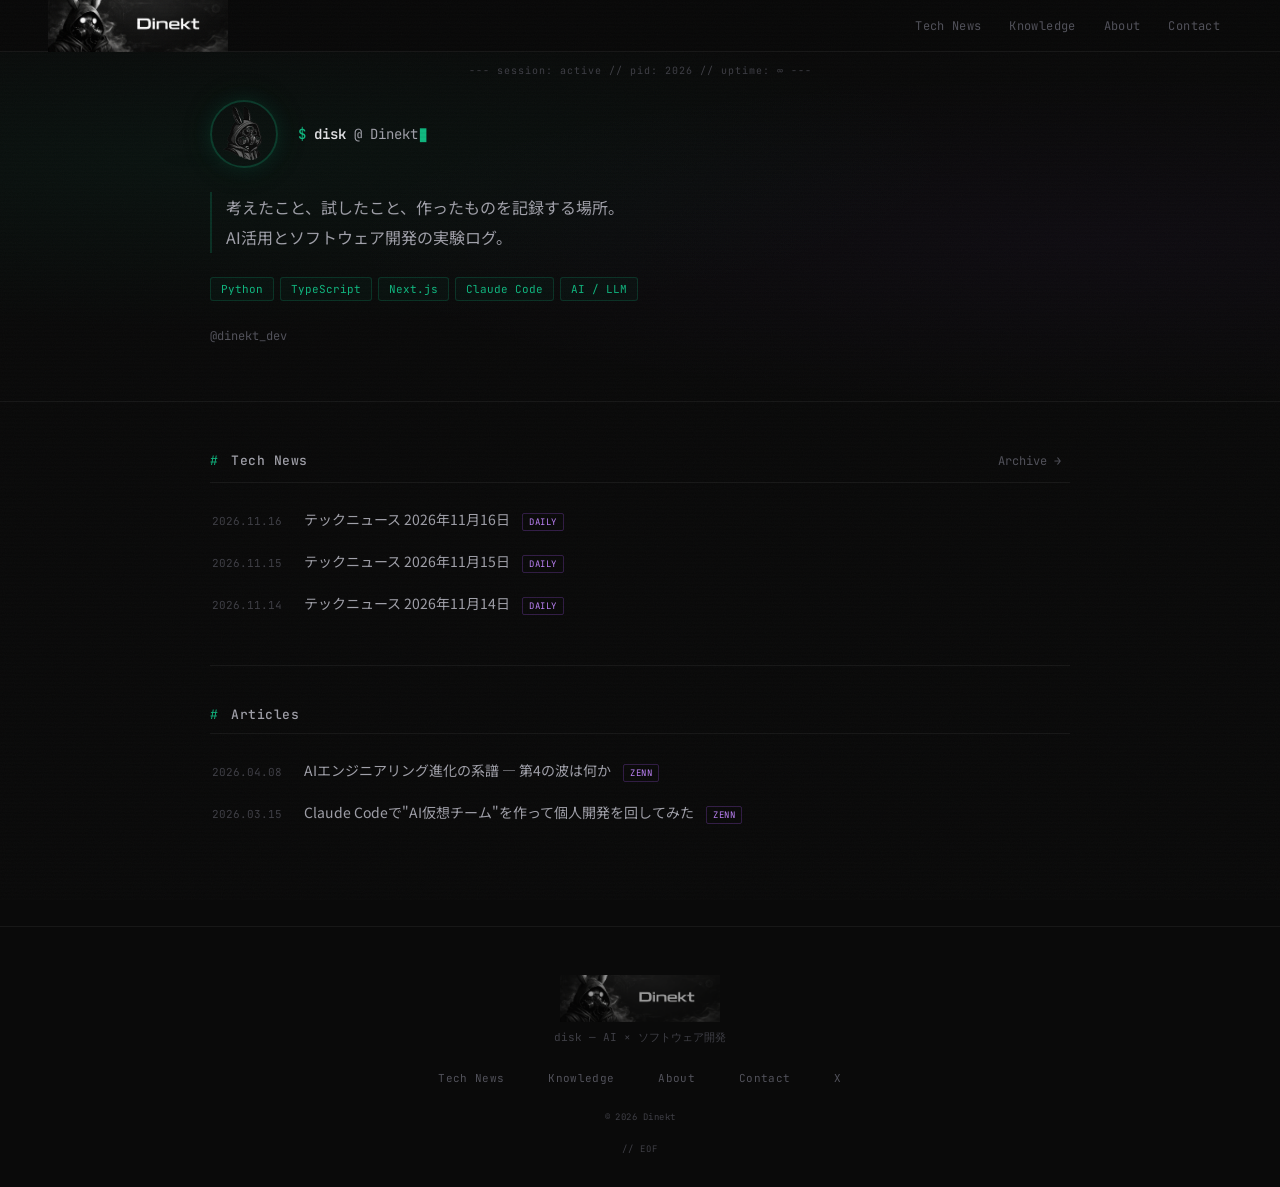
<file: index.html>
<!DOCTYPE html>
<html lang="ja">
<head>
<meta charset="UTF-8">
<meta name="viewport" content="width=device-width, initial-scale=1.0">
<title>Dinekt — disk | AI × ソフトウェア開発の実験ログ</title>
<meta name="description" content="disk（Dinekt）— AI活用とソフトウェア開発について、考えたこと・試したこと・作ったものを記録しています。">
<meta property="og:title" content="Dinekt — disk | AI × ソフトウェア開発の実験ログ">
<meta property="og:description" content="AI活用とソフトウェア開発の実験ログ。考えたこと、試したこと、作ったもの。">
<meta property="og:type" content="website">
<meta property="og:url" content="https://dinekt.com/">
<link rel="canonical" href="https://dinekt.com/">
<link rel="sitemap" type="application/xml" href="/sitemap.xml">
<meta name="robots" content="index, follow">
<meta property="og:image" content="https://dinekt.com/assets/banner.png">
<meta property="og:locale" content="ja_JP">
<meta property="og:site_name" content="Dinekt">
<meta name="twitter:card" content="summary_large_image">
<meta name="twitter:site" content="@dinekt_dev">
<meta name="twitter:title" content="Dinekt — disk | AI × ソフトウェア開発の実験ログ">
<meta name="twitter:description" content="AI活用とソフトウェア開発の実験ログ。考えたこと、試したこと、作ったもの。">
<meta name="twitter:image" content="https://dinekt.com/assets/banner.png">
<link rel="icon" type="image/png" href="assets/icon.png">
<link rel="preconnect" href="https://fonts.googleapis.com">
<link href="https://fonts.googleapis.com/css2?family=Outfit:wght@300;400;500;600;700;800&family=Noto+Sans+JP:wght@300;400;500;600;700&family=JetBrains+Mono:wght@300;400;500&display=swap" rel="stylesheet">
<link rel="stylesheet" href="css/style.css">
</head>
<body>

<!-- ===== HEADER ===== -->
<header id="header" class="scrolled">
  <a href="#" class="logo"><img src="assets/banner.png" alt="Dinekt" class="logo-img"></a>
  <nav id="nav">
    <a href="tech-news.html">Tech News</a>
    <a href="https://dinekt.github.io/dinekt-wiki/" target="_blank" rel="noopener">Knowledge</a>
    <a href="about.html">About</a>
    <a href="contact.html">Contact</a>
  </nav>
  <div class="hamburger" id="hamburger">
    <span></span><span></span><span></span>
  </div>
</header>

<!-- Mobile menu overlay -->
<div class="mobile-menu" id="mobile-menu">
  <nav class="mobile-nav">
    <a href="tech-news.html">Tech News</a>
    <a href="https://dinekt.github.io/dinekt-wiki/" target="_blank" rel="noopener">Knowledge</a>
    <a href="about.html">About</a>
    <a href="contact.html">Contact</a>
  </nav>
</div>

<!-- ===== HERO (compact, journal style) ===== -->
<section class="journal-hero">
  <div class="journal-hero-inner">
    <div class="journal-hero-profile">
      <img src="assets/icon.png" alt="disk" class="hero-logo">
      <div class="journal-hero-meta">
        <span class="journal-prompt">$</span>
        <span class="journal-typing"><strong>disk</strong> @ Dinekt</span>
      </div>
    </div>
    <p class="journal-hero-desc">
      考えたこと、試したこと、作ったものを記録する場所。<br>
      AI活用とソフトウェア開発の実験ログ。
    </p>
    <div class="journal-tags">
      <span>Python</span>
      <span>TypeScript</span>
      <span>Next.js</span>
      <span>Claude Code</span>
      <span>AI / LLM</span>
    </div>
    <div class="journal-social">
      <a href="https://x.com/dinekt_dev" target="_blank" rel="noopener" class="social-link">@dinekt_dev <span class="social-arrow">&rarr;</span></a>
    </div>
  </div>
</section>

<!-- ===== FEED ===== -->
<main class="feed">
  <div class="feed-inner">

    <!-- Section: Tech News -->
    <section class="feed-section">
      <div class="feed-section-header">
        <h2><span class="feed-hash">#</span> Tech News</h2>
        <a href="tech-news.html" class="feed-more">Archive &rarr;</a>
      </div>
      <div class="feed-list" id="tech-news-feed">
        <p class="feed-muted" style="padding: 12px;">読み込み中...</p>
      </div>
    </section>

    <!-- Divider -->
    <hr class="feed-divider">

    <!-- Section: Articles -->
    <section class="feed-section">
      <div class="feed-section-header">
        <h2><span class="feed-hash">#</span> Articles</h2>
      </div>
      <div class="feed-list">
        <a href="https://zenn.dev/dinekt/articles/ai-engineering-evolution-authority" class="feed-item" target="_blank" rel="noopener">
          <time>2026.04.08</time>
          <div class="feed-item-body">
            <p class="feed-item-title">AIエンジニアリング進化の系譜 — 第4の波は何か</p>
            <span class="feed-item-tag">Zenn</span>
          </div>
        </a>
        <a href="https://zenn.dev/dinekt/articles/ai-virtual-team-with-claude-code" class="feed-item" target="_blank" rel="noopener">
          <time>2026.03.15</time>
          <div class="feed-item-body">
            <p class="feed-item-title">Claude Codeで"AI仮想チーム"を作って個人開発を回してみた</p>
            <span class="feed-item-tag">Zenn</span>
          </div>
        </a>
      </div>
    </section>

    <!-- Projects: 準備ができたら追加 -->

  </div>
</main>

<!-- ===== FOOTER ===== -->
<footer>
  <div class="footer-inner">
    <div class="footer-left">
      <a href="#" class="footer-logo"><img src="assets/banner.png" alt="Dinekt" class="footer-logo-img"></a>
      <p class="footer-tagline">disk — AI × ソフトウェア開発</p>
    </div>
    <nav class="footer-nav">
      <a href="tech-news.html">Tech News</a>
    <a href="https://dinekt.github.io/dinekt-wiki/" target="_blank" rel="noopener">Knowledge</a>
      <a href="about.html">About</a>
      <a href="contact.html">Contact</a>
      <a href="https://x.com/dinekt_dev" target="_blank" rel="noopener">X</a>
    </nav>
    <p class="footer-copy">&copy; 2026 Dinekt</p>
  </div>
</footer>

<script type="application/ld+json">
{
  "@context": "https://schema.org",
  "@type": "Person",
  "name": "disk",
  "url": "https://dinekt.com",
  "jobTitle": "ソフトウェア開発者 / AIエンジニア",
  "knowsAbout": ["AI", "LLM", "Python", "TypeScript", "ソフトウェア開発"],
  "sameAs": [
    "https://x.com/dinekt_dev",
    "https://zenn.dev/dinekt"
  ],
  "brand": {
    "@type": "Brand",
    "name": "Dinekt"
  }
}
</script>
<script src="js/main.js"></script>
<script src="js/home-news.js"></script>
</body>
</html>
</file>
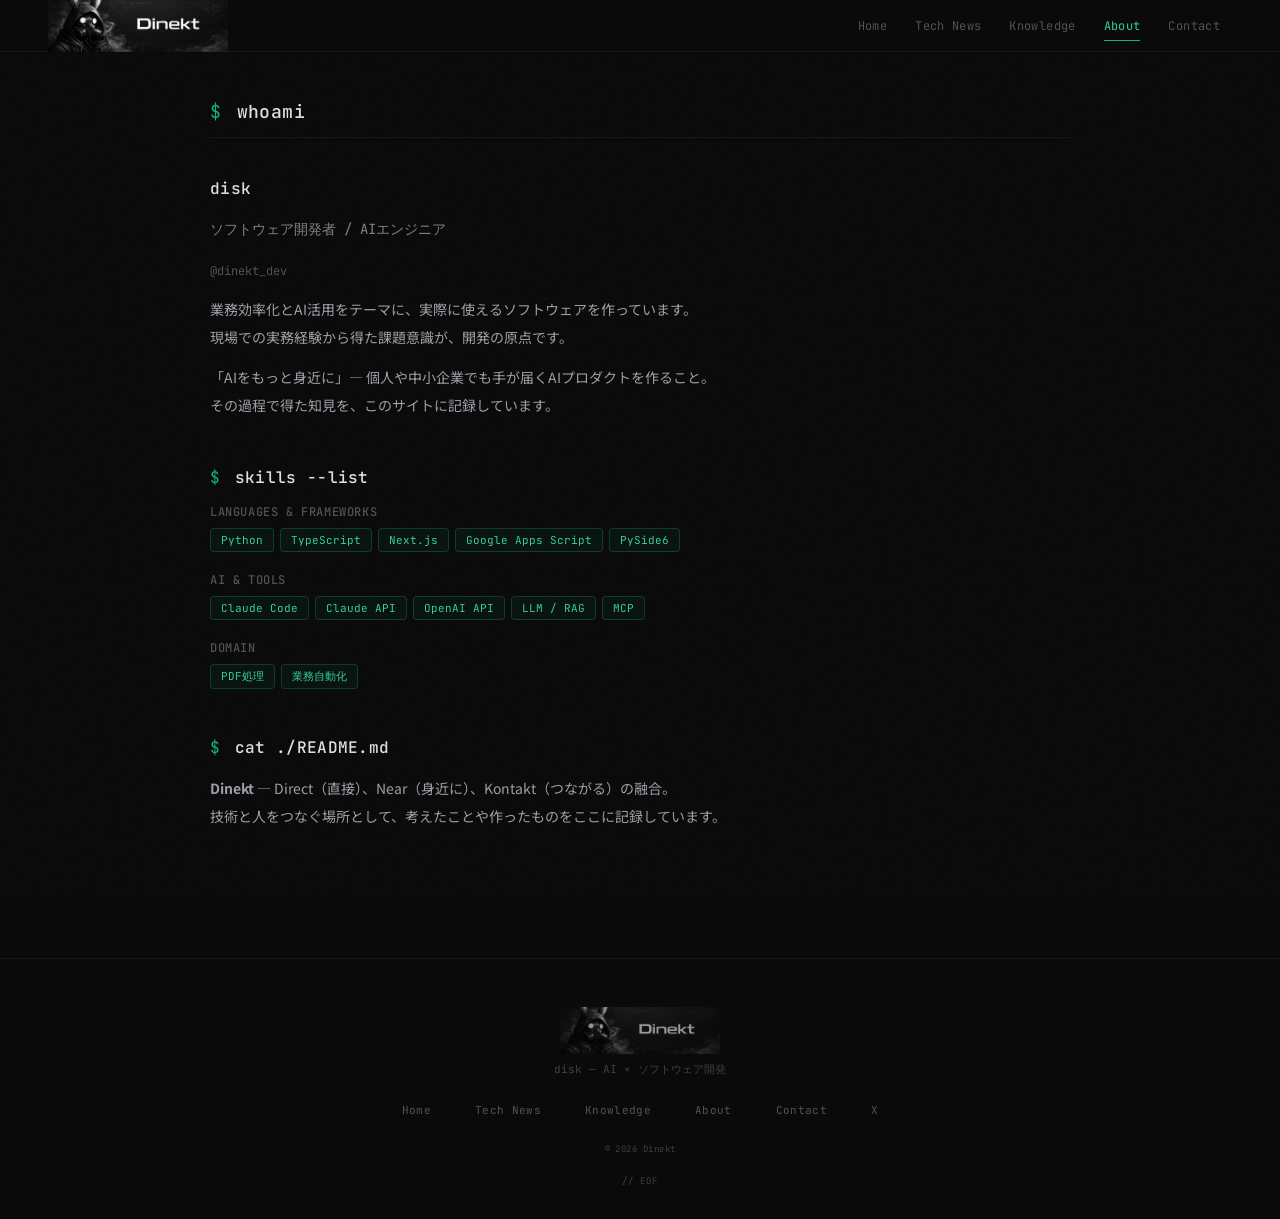
<file: about.html>
<!DOCTYPE html>
<html lang="ja">
<head>
<meta charset="UTF-8">
<meta name="viewport" content="width=device-width, initial-scale=1.0">
<title>About — Dinekt</title>
<meta name="description" content="disk（Dinekt）について。個人開発者・AIエンジニアとしての経歴とスキルセット。">
<link rel="canonical" href="https://dinekt.com/about.html">
<link rel="sitemap" type="application/xml" href="/sitemap.xml">
<meta name="robots" content="index, follow">
<meta property="og:title" content="About — Dinekt">
<meta property="og:description" content="個人開発者disk（Dinekt）について。">
<meta property="og:locale" content="ja_JP">
<meta property="og:site_name" content="Dinekt">
<meta property="og:image" content="https://dinekt.com/assets/banner.png">
<meta name="twitter:card" content="summary_large_image">
<meta name="twitter:site" content="@dinekt_dev">
<meta name="twitter:image" content="https://dinekt.com/assets/banner.png">
<link rel="icon" type="image/png" href="assets/icon.png">
<link rel="preconnect" href="https://fonts.googleapis.com">
<link href="https://fonts.googleapis.com/css2?family=Outfit:wght@300;400;500;600;700;800&family=Noto+Sans+JP:wght@300;400;500;600;700&family=JetBrains+Mono:wght@300;400;500&display=swap" rel="stylesheet">
<link rel="stylesheet" href="css/style.css">
</head>
<body>

<header id="header" class="scrolled">
  <a href="index.html" class="logo"><img src="assets/banner.png" alt="Dinekt" class="logo-img"></a>
  <nav id="nav">
    <a href="index.html">Home</a>
    <a href="tech-news.html">Tech News</a>
    <a href="https://dinekt.github.io/dinekt-wiki/" target="_blank" rel="noopener">Knowledge</a>
    <a href="about.html" class="nav-active">About</a>
    <a href="contact.html">Contact</a>
  </nav>
  <div class="hamburger" id="hamburger">
    <span></span><span></span><span></span>
  </div>
</header>

<div class="mobile-menu" id="mobile-menu">
  <nav class="mobile-nav">
    <a href="index.html">Home</a>
    <a href="tech-news.html">Tech News</a>
    <a href="https://dinekt.github.io/dinekt-wiki/" target="_blank" rel="noopener">Knowledge</a>
    <a href="about.html">About</a>
    <a href="contact.html">Contact</a>
  </nav>
</div>

<main class="page-content">
  <div class="page-inner">
    <h1 class="page-title"><span class="feed-hash">$</span> whoami</h1>

    <div class="about-block">
      <h2>disk</h2>
      <p class="about-role">ソフトウェア開発者 / AIエンジニア</p>
      <p class="about-social"><a href="https://x.com/dinekt_dev" target="_blank" rel="noopener" class="social-link">@dinekt_dev <span class="social-arrow">&rarr;</span></a></p>
      <p>
        業務効率化とAI活用をテーマに、実際に使えるソフトウェアを作っています。<br>
        現場での実務経験から得た課題意識が、開発の原点です。
      </p>
      <p>
        「AIをもっと身近に」— 個人や中小企業でも手が届くAIプロダクトを作ること。<br>
        その過程で得た知見を、このサイトに記録しています。
      </p>
    </div>

    <div class="about-block">
      <h2><span class="feed-hash">$</span> skills --list</h2>
      <div class="skill-section">
        <h3>Languages & Frameworks</h3>
        <div class="skill-tags">
          <span>Python</span><span>TypeScript</span><span>Next.js</span><span>Google Apps Script</span><span>PySide6</span>
        </div>
      </div>
      <div class="skill-section">
        <h3>AI & Tools</h3>
        <div class="skill-tags">
          <span>Claude Code</span><span>Claude API</span><span>OpenAI API</span><span>LLM / RAG</span><span>MCP</span>
        </div>
      </div>
      <div class="skill-section">
        <h3>Domain</h3>
        <div class="skill-tags">
          <span>PDF処理</span><span>業務自動化</span>
        </div>
      </div>
    </div>

    <div class="about-block">
      <h2><span class="feed-hash">$</span> cat ./README.md</h2>
      <p>
        <strong>Dinekt</strong> — Direct（直接）、Near（身近に）、Kontakt（つながる）の融合。<br>
        技術と人をつなぐ場所として、考えたことや作ったものをここに記録しています。
      </p>
    </div>
  </div>
</main>

<footer>
  <div class="footer-inner">
    <div class="footer-left">
      <a href="index.html" class="footer-logo"><img src="assets/banner.png" alt="Dinekt" class="footer-logo-img"></a>
      <p class="footer-tagline">disk — AI × ソフトウェア開発</p>
    </div>
    <nav class="footer-nav">
      <a href="index.html">Home</a>
      <a href="tech-news.html">Tech News</a>
    <a href="https://dinekt.github.io/dinekt-wiki/" target="_blank" rel="noopener">Knowledge</a>
      <a href="about.html">About</a>
      <a href="contact.html">Contact</a>
      <a href="https://x.com/dinekt_dev" target="_blank" rel="noopener">X</a>
    </nav>
    <p class="footer-copy">&copy; 2026 Dinekt</p>
  </div>
</footer>

<script src="js/main.js"></script>
</body>
</html>
</file>
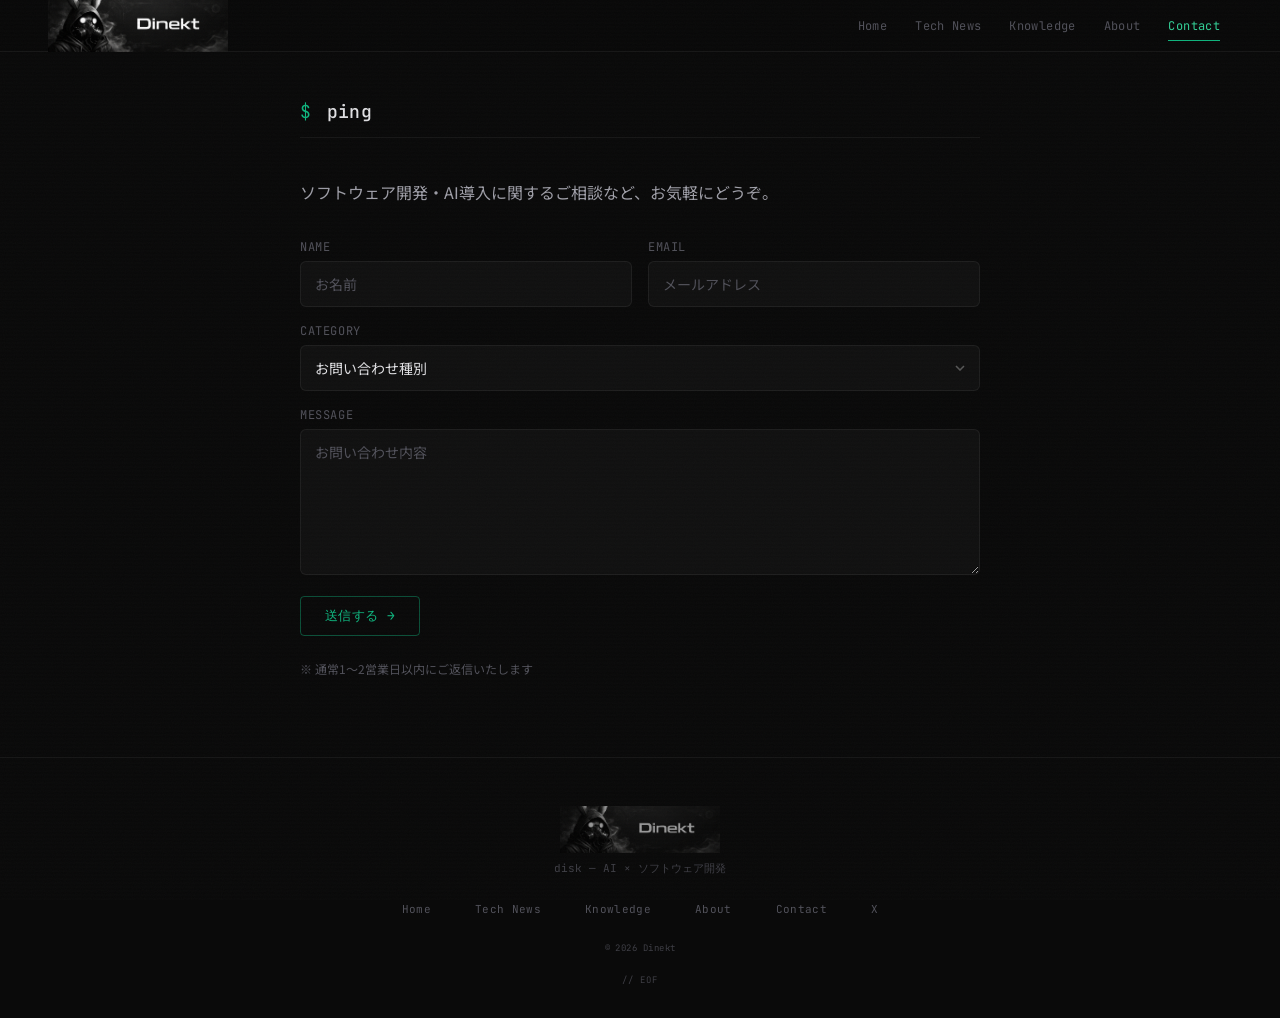
<file: contact.html>
<!DOCTYPE html>
<html lang="ja">
<head>
<meta charset="UTF-8">
<meta name="viewport" content="width=device-width, initial-scale=1.0">
<title>Contact — Dinekt</title>
<meta name="description" content="Dinektへのお問い合わせ。ソフトウェア開発・AI導入に関するご相談など。">
<link rel="canonical" href="https://dinekt.com/contact.html">
<link rel="sitemap" type="application/xml" href="/sitemap.xml">
<meta name="robots" content="index, follow">
<meta property="og:title" content="Contact — Dinekt">
<meta property="og:locale" content="ja_JP">
<meta property="og:site_name" content="Dinekt">
<meta property="og:image" content="https://dinekt.com/assets/banner.png">
<meta name="twitter:card" content="summary_large_image">
<meta name="twitter:site" content="@dinekt_dev">
<meta name="twitter:image" content="https://dinekt.com/assets/banner.png">
<link rel="icon" type="image/png" href="assets/icon.png">
<link rel="preconnect" href="https://fonts.googleapis.com">
<link href="https://fonts.googleapis.com/css2?family=Outfit:wght@300;400;500;600;700;800&family=Noto+Sans+JP:wght@300;400;500;600;700&family=JetBrains+Mono:wght@300;400;500&display=swap" rel="stylesheet">
<link rel="stylesheet" href="css/style.css">
</head>
<body>

<header id="header" class="scrolled">
  <a href="index.html" class="logo"><img src="assets/banner.png" alt="Dinekt" class="logo-img"></a>
  <nav id="nav">
    <a href="index.html">Home</a>
    <a href="tech-news.html">Tech News</a>
    <a href="https://dinekt.github.io/dinekt-wiki/" target="_blank" rel="noopener">Knowledge</a>
    <a href="about.html">About</a>
    <a href="contact.html" class="nav-active">Contact</a>
  </nav>
  <div class="hamburger" id="hamburger">
    <span></span><span></span><span></span>
  </div>
</header>

<div class="mobile-menu" id="mobile-menu">
  <nav class="mobile-nav">
    <a href="index.html">Home</a>
    <a href="tech-news.html">Tech News</a>
    <a href="https://dinekt.github.io/dinekt-wiki/" target="_blank" rel="noopener">Knowledge</a>
    <a href="about.html">About</a>
    <a href="contact.html">Contact</a>
  </nav>
</div>

<main class="page-content">
  <div class="page-inner page-inner-narrow">
    <h1 class="page-title"><span class="feed-hash">$</span> ping</h1>
    <p class="page-desc">
      ソフトウェア開発・AI導入に関するご相談など、お気軽にどうぞ。
    </p>

    <form class="contact-form" id="contact-form" action="https://formspree.io/f/xojkakbg" method="POST">
      <div class="form-row">
        <div class="form-group">
          <label for="name">Name</label>
          <input type="text" id="name" name="name" placeholder="お名前" required>
        </div>
        <div class="form-group">
          <label for="email">Email</label>
          <input type="email" id="email" name="email" placeholder="メールアドレス" required>
        </div>
      </div>
      <div class="form-group">
        <label for="category">Category</label>
        <select id="category" name="category">
          <option value="" disabled selected>お問い合わせ種別</option>
          <option value="sw-dev">ソフトウェア開発のご相談</option>
          <option value="ai-consulting">AI導入・活用に関するご質問</option>
          <option value="collaboration">コラボレーション・協業のご提案</option>
          <option value="other">その他</option>
        </select>
      </div>
      <div class="form-group">
        <label for="message">Message</label>
        <textarea id="message" name="message" rows="6" placeholder="お問い合わせ内容" required></textarea>
      </div>
      <button type="submit" class="contact-btn contact-btn-sm">
        送信する &rarr;
      </button>
      <p class="form-note">※ 通常1〜2営業日以内にご返信いたします</p>
    </form>
  </div>
</main>

<footer>
  <div class="footer-inner">
    <div class="footer-left">
      <a href="index.html" class="footer-logo"><img src="assets/banner.png" alt="Dinekt" class="footer-logo-img"></a>
      <p class="footer-tagline">disk — AI × ソフトウェア開発</p>
    </div>
    <nav class="footer-nav">
      <a href="index.html">Home</a>
      <a href="tech-news.html">Tech News</a>
    <a href="https://dinekt.github.io/dinekt-wiki/" target="_blank" rel="noopener">Knowledge</a>
      <a href="about.html">About</a>
      <a href="contact.html">Contact</a>
      <a href="https://x.com/dinekt_dev" target="_blank" rel="noopener">X</a>
    </nav>
    <p class="footer-copy">&copy; 2026 Dinekt</p>
  </div>
</footer>

<script src="js/main.js"></script>
</body>
</html>
</file>
<file: css/style.css>
*, *::before, *::after {
  margin: 0;
  padding: 0;
  box-sizing: border-box;
}

:root {
  --primary: #0a0a0a;
  --accent: #10b981;
  --accent-light: #34d399;
  --accent-glow: rgba(16, 185, 129, 0.12);
  --accent-dim: rgba(16, 185, 129, 0.06);
  --accent-purple: #a855f7;
  --accent-purple-light: #c084fc;
  --accent-purple-glow: rgba(168, 85, 247, 0.12);
  --accent-amber: #f59e0b;
  --accent-amber-dim: rgba(245, 158, 11, 0.08);
  --bg: #0a0a0a;
  --bg-surface: #111111;
  --bg-hover: #161616;
  --bg-elevated: #1a1a1a;
  --border: rgba(255,255,255,0.06);
  --border-strong: rgba(255,255,255,0.12);
  --text: #e4e4e7;
  --text-muted: #a1a1aa;
  --text-faint: #52525b;
  --text-dim: #3f3f46;
  --font-en: 'Outfit', sans-serif;
  --font-jp: 'Noto Sans JP', sans-serif;
  --font-mono: 'JetBrains Mono', monospace;

  --text-xs: 0.75rem;
  --text-sm: 0.8125rem;
  --text-base: 0.875rem;
  --text-md: 1rem;
  --text-lg: 1.125rem;
  --text-xl: 1.5rem;
  --text-2xl: 2rem;

  --ease-out: cubic-bezier(0.215, 0.61, 0.355, 1);
  --ease-spring: cubic-bezier(0.34, 1.56, 0.64, 1);
}

html {
  scroll-behavior: smooth;
  font-size: 16px;
  overflow-x: hidden;
}

body {
  font-family: var(--font-jp);
  background: var(--bg);
  color: var(--text);
  min-width: 0;
  width: 100%;
  -webkit-font-smoothing: antialiased;
}

/* Scanline overlay — subtle CRT feel */
body::after {
  content: '';
  position: fixed;
  inset: 0;
  z-index: 9998;
  pointer-events: none;
  background: repeating-linear-gradient(
    0deg,
    transparent,
    transparent 2px,
    rgba(0, 0, 0, 0.03) 2px,
    rgba(0, 0, 0, 0.03) 4px
  );
}

/* Noise grain — paper texture */
body::before {
  content: '';
  position: fixed;
  inset: 0;
  z-index: 9999;
  pointer-events: none;
  opacity: 0.025;
  background-image: url("data:image/svg+xml,%3Csvg viewBox='0 0 256 256' xmlns='http://www.w3.org/2000/svg'%3E%3Cfilter id='n'%3E%3CfeTurbulence type='fractalNoise' baseFrequency='0.9' numOctaves='4' stitchTiles='stitch'/%3E%3C/filter%3E%3Crect width='100%25' height='100%25' filter='url(%23n)'/%3E%3C/svg%3E");
  background-size: 256px 256px;
}

/* ============ ANIMATIONS ============ */
@keyframes pulse-green {
  0%, 100% { box-shadow: 0 0 8px rgba(16, 185, 129, 0.5); }
  50% { box-shadow: 0 0 18px rgba(16, 185, 129, 0.2); }
}

@keyframes fade-in-up {
  from { opacity: 0; transform: translateY(16px); }
  to { opacity: 1; transform: translateY(0); }
}

@keyframes fade-in {
  from { opacity: 0; }
  to { opacity: 1; }
}

@keyframes blink {
  0%, 100% { opacity: 1; }
  50% { opacity: 0; }
}

@keyframes glow-pulse {
  0%, 100% { text-shadow: 0 0 8px rgba(16, 185, 129, 0.3); }
  50% { text-shadow: 0 0 16px rgba(16, 185, 129, 0.15); }
}

@keyframes slide-in-left {
  from { opacity: 0; transform: translateX(-8px); }
  to { opacity: 1; transform: translateX(0); }
}

/* ============ HEADER ============ */
header {
  position: fixed;
  top: 0;
  left: 0;
  width: 100%;
  z-index: 1000;
  padding: 0 48px;
  height: 52px;
  display: flex;
  justify-content: space-between;
  align-items: center;
  background: rgba(10,10,10,0.95);
  backdrop-filter: blur(24px);
  -webkit-backdrop-filter: blur(24px);
  border-bottom: 1px solid var(--border);
}

.logo { text-decoration: none; display: flex; align-items: center; gap: 12px; }
.logo-img { height: auto; width: clamp(110px, 16vw, 180px); }

nav { display: flex; gap: 4px; align-items: center; }

nav a {
  font-family: var(--font-mono);
  font-size: var(--text-xs);
  font-weight: 400;
  letter-spacing: 0.03em;
  color: var(--text-faint);
  text-decoration: none;
  padding: 6px 12px;
  border-radius: 4px;
  transition: color 0.25s var(--ease-out), background 0.25s var(--ease-out);
  position: relative;
}

nav a:hover {
  color: var(--accent-light);
  background: var(--accent-glow);
}

nav a.nav-active {
  color: var(--accent-light);
}

nav a.nav-active::after {
  content: '';
  position: absolute;
  bottom: -1px;
  left: 12px;
  right: 12px;
  height: 1px;
  background: var(--accent);
}

/* Hamburger */
.hamburger { display: none; flex-direction: column; gap: 5px; cursor: pointer; z-index: 1001; }
.hamburger span { width: 20px; height: 1.5px; background: var(--text); transition: transform 0.3s, opacity 0.3s; }
.hamburger.active span:nth-child(1) { transform: translateY(6.5px) rotate(45deg); }
.hamburger.active span:nth-child(2) { opacity: 0; }
.hamburger.active span:nth-child(3) { transform: translateY(-6.5px) rotate(-45deg); }

.mobile-menu {
  position: fixed; inset: 0; z-index: 999;
  background: rgba(12,12,12,0.98);
  backdrop-filter: blur(20px);
  display: flex; align-items: center; justify-content: center;
  opacity: 0; pointer-events: none; transition: opacity 0.4s;
}
.mobile-menu.open { opacity: 1; pointer-events: auto; }
.mobile-nav { display: flex; flex-direction: column; align-items: center; gap: 28px; }
.mobile-nav a {
  font-family: var(--font-mono); font-size: var(--text-lg); color: var(--text);
  text-decoration: none;
}

/* ============ JOURNAL HERO ============ */
.journal-hero {
  padding: 100px 48px 56px;
  border-bottom: 1px solid var(--border);
  background:
    radial-gradient(ellipse at 15% 40%, rgba(16, 185, 129, 0.05) 0%, transparent 50%),
    radial-gradient(ellipse at 85% 60%, rgba(168, 85, 247, 0.03) 0%, transparent 50%),
    var(--bg);
  position: relative;
}

/* Decorative top line — like terminal session start */
.journal-hero::before {
  content: '---  session: active  //  pid: 2026  //  uptime: ∞  ---';
  position: absolute;
  top: 64px;
  left: 48px;
  right: 48px;
  font-family: var(--font-mono);
  font-size: 0.625rem;
  color: var(--text-dim);
  letter-spacing: 0.1em;
  text-align: center;
  pointer-events: none;
}

.journal-hero-inner {
  max-width: 860px;
  margin: 0 auto;
  animation: fade-in-up 0.6s var(--ease-out);
}

/* Profile: icon + meta side by side */
.journal-hero-profile {
  display: flex;
  align-items: center;
  gap: 20px;
  margin-bottom: 24px;
}

.hero-logo {
  height: clamp(56px, 10vw, 68px);
  width: auto;
  border-radius: 50%;
  border: 2px solid rgba(16, 185, 129, 0.25);
  box-shadow:
    0 0 20px rgba(16, 185, 129, 0.12),
    0 0 60px rgba(16, 185, 129, 0.04);
  transition: border-color 0.4s, box-shadow 0.4s;
}

.hero-logo:hover {
  border-color: rgba(16, 185, 129, 0.5);
  box-shadow:
    0 0 24px rgba(16, 185, 129, 0.2),
    0 0 80px rgba(16, 185, 129, 0.06);
}

.journal-hero-meta {
  font-family: var(--font-mono);
  font-size: var(--text-base);
  color: var(--text-muted);
  margin-bottom: 0;
  display: flex;
  align-items: center;
  gap: 8px;
}

.journal-prompt {
  color: var(--accent);
  font-weight: 500;
  animation: glow-pulse 3s ease-in-out infinite;
}

/* Blinking cursor after the typing text */
.journal-typing::after {
  content: '█';
  color: var(--accent);
  animation: blink 1s step-end infinite;
  margin-left: 2px;
  font-size: 0.75em;
}

.journal-typing strong {
  color: var(--text);
  font-weight: 600;
}

.journal-hero-desc {
  font-size: var(--text-md);
  line-height: 1.9;
  color: var(--text-muted);
  font-weight: 400;
  margin-bottom: 24px;
  max-width: 560px;
  padding-left: 14px;
  border-left: 2px solid rgba(16, 185, 129, 0.2);
  animation: slide-in-left 0.7s var(--ease-out) 0.15s both;
}

.journal-tags {
  display: flex;
  flex-wrap: wrap;
  gap: 6px;
  animation: fade-in 0.8s var(--ease-out) 0.3s both;
}

.journal-tags span {
  font-family: var(--font-mono);
  font-size: 0.6875rem;
  padding: 4px 10px;
  border: 1px solid rgba(16, 185, 129, 0.2);
  border-radius: 3px;
  color: var(--accent);
  background: rgba(16, 185, 129, 0.04);
  transition: all 0.25s var(--ease-out);
}

.journal-tags span:hover {
  color: var(--accent-light);
  border-color: var(--accent);
  background: rgba(16, 185, 129, 0.1);
  box-shadow: 0 0 12px rgba(16, 185, 129, 0.12);
  transform: translateY(-1px);
}

/* ============ SOCIAL LINKS ============ */
.journal-social {
  margin-top: 20px;
  animation: fade-in 0.8s var(--ease-out) 0.4s both;
}

.social-link {
  font-family: var(--font-mono);
  font-size: var(--text-xs);
  color: var(--text-faint);
  text-decoration: none;
  padding: 4px 0;
  transition: color 0.25s;
}

.social-link:hover {
  color: var(--accent);
}

.social-arrow {
  opacity: 0;
  margin-left: 2px;
  transition: opacity 0.25s, margin-left 0.25s;
}

.social-link:hover .social-arrow {
  opacity: 1;
  margin-left: 6px;
}

.about-social {
  margin-bottom: 16px;
}

/* ============ FEED ============ */
.feed {
  padding: 0 48px;
}

.feed-inner {
  max-width: 860px;
  margin: 0 auto;
  padding: 48px 0 80px;
}

.feed-section {
  margin-bottom: 12px;
}

.feed-section-header {
  display: flex;
  align-items: baseline;
  justify-content: space-between;
  margin-bottom: 16px;
  padding-bottom: 10px;
  border-bottom: 1px solid var(--border);
}

.feed-section-header h2 {
  font-family: var(--font-mono);
  font-size: var(--text-sm);
  font-weight: 500;
  color: var(--text-muted);
  letter-spacing: 0.04em;
}

.feed-hash {
  color: var(--accent);
  margin-right: 4px;
  font-family: var(--font-mono);
  font-weight: 400;
}

.feed-more {
  font-family: var(--font-mono);
  font-size: var(--text-xs);
  color: var(--text-faint);
  text-decoration: none;
  transition: color 0.25s;
  padding: 2px 8px;
  border: 1px solid transparent;
  border-radius: 3px;
}

.feed-more:hover {
  color: var(--accent-light);
  border-color: rgba(16, 185, 129, 0.2);
  background: var(--accent-dim);
}

.feed-list {
  display: flex;
  flex-direction: column;
}

.feed-item {
  display: flex;
  align-items: baseline;
  gap: 16px;
  padding: 10px 12px;
  margin: 0 -12px;
  border-radius: 4px;
  text-decoration: none;
  border-left: 2px solid transparent;
  transition: all 0.2s var(--ease-out);
}

.feed-item:hover {
  background: var(--bg-hover);
  border-left-color: var(--accent);
}

.feed-item time {
  font-family: var(--font-mono);
  font-size: 0.6875rem;
  color: var(--text-dim);
  white-space: nowrap;
  min-width: 76px;
}

.feed-item:hover time {
  color: var(--text-faint);
}

.feed-item-body {
  display: flex;
  align-items: baseline;
  gap: 12px;
  flex: 1;
  min-width: 0;
}

.feed-item-title {
  font-size: var(--text-base);
  line-height: 1.5;
  color: var(--text-muted);
  font-weight: 400;
  margin: 0;
  transition: color 0.2s;
}

.feed-item:hover .feed-item-title {
  color: var(--text);
}

.feed-item-tag {
  font-family: var(--font-mono);
  font-size: 0.5625rem;
  padding: 2px 6px;
  border: 1px solid rgba(168, 85, 247, 0.25);
  border-radius: 2px;
  color: var(--accent-purple-light);
  white-space: nowrap;
  flex-shrink: 0;
  text-transform: uppercase;
  letter-spacing: 0.06em;
}

.feed-muted {
  color: var(--text-faint) !important;
  font-family: var(--font-mono);
  font-style: normal;
  font-size: var(--text-sm);
}

.feed-item-placeholder {
  padding: 16px 12px;
}

.feed-divider {
  border: none;
  border-top: 1px solid var(--border);
  margin: 40px 0;
  position: relative;
}

.feed-divider::after {
  content: '//';
  position: absolute;
  top: -8px;
  left: 50%;
  transform: translateX(-50%);
  background: var(--bg);
  padding: 0 12px;
  font-family: var(--font-mono);
  font-size: 0.625rem;
  color: var(--text-dim);
}

/* ============ PROJECTS ============ */
.feed-projects {
  display: flex;
  flex-direction: column;
  gap: 4px;
}

.feed-project {
  display: flex;
  align-items: center;
  gap: 16px;
  padding: 14px 12px;
  margin: 0 -12px;
  border-radius: 8px;
  transition: background 0.2s;
}

.feed-project:hover {
  background: var(--bg-hover);
}

.project-status {
  width: 8px;
  height: 8px;
  border-radius: 50%;
  flex-shrink: 0;
}

.project-status-active {
  background: var(--accent);
  animation: pulse-green 2.5s ease-in-out infinite;
}

.project-info {
  flex: 1;
  min-width: 0;
}

.project-info h3 {
  font-family: var(--font-en);
  font-size: var(--text-base);
  font-weight: 600;
  color: var(--text);
  margin-bottom: 2px;
}

.project-info p {
  font-size: var(--text-sm);
  color: var(--text-muted);
  font-weight: 400;
  margin: 0;
}

.project-tech {
  font-family: var(--font-mono);
  font-size: 0.625rem;
  color: var(--text-faint);
  white-space: nowrap;
}

/* ============ PAGE CONTENT (About, Contact) ============ */
.page-content {
  padding: 100px 48px 80px;
}

.page-inner {
  max-width: 860px;
  margin: 0 auto;
  animation: fade-in-up 0.6s var(--ease-out);
}

.page-inner-narrow {
  max-width: 680px;
}

.page-title {
  font-family: var(--font-mono);
  font-size: var(--text-lg);
  font-weight: 500;
  color: var(--text);
  margin-bottom: 40px;
  padding-bottom: 14px;
  border-bottom: 1px solid var(--border);
  letter-spacing: 0.02em;
}

.page-desc {
  font-size: var(--text-md);
  color: var(--text-muted);
  font-weight: 400;
  line-height: 1.8;
  margin-bottom: 32px;
}

/* About page */
.about-block {
  margin-bottom: 48px;
}

.about-block h2 {
  font-family: var(--font-mono);
  font-size: var(--text-md);
  font-weight: 500;
  color: var(--text);
  margin-bottom: 16px;
  letter-spacing: 0.02em;
}

.about-role {
  font-family: var(--font-mono);
  font-size: var(--text-sm);
  color: var(--accent);
  margin-bottom: 16px;
  opacity: 0.8;
}

.about-block p {
  font-size: var(--text-base);
  line-height: 2;
  color: var(--text-muted);
  font-weight: 400;
  margin-bottom: 12px;
}

.skill-section {
  margin-bottom: 20px;
}

.skill-section h3 {
  font-family: var(--font-mono);
  font-size: var(--text-xs);
  font-weight: 500;
  color: var(--text-faint);
  margin-bottom: 8px;
  text-transform: uppercase;
  letter-spacing: 0.05em;
}

.skill-tags {
  display: flex;
  flex-wrap: wrap;
  gap: 6px;
}

.skill-tags span {
  font-family: var(--font-mono);
  font-size: 0.6875rem;
  padding: 4px 10px;
  border: 1px solid rgba(16, 185, 129, 0.25);
  border-radius: 4px;
  color: var(--accent-light);
  background: rgba(16, 185, 129, 0.05);
  transition: all 0.3s;
}

.skill-tags span:hover {
  border-color: var(--accent);
  background: rgba(16, 185, 129, 0.12);
  box-shadow: 0 0 10px rgba(16, 185, 129, 0.15);
}

.about-table {
  width: 100%;
  border-collapse: collapse;
  margin-top: 16px;
}

.about-table tr { border-bottom: 1px solid var(--border); }

.about-table th {
  font-size: var(--text-sm);
  font-weight: 400;
  color: var(--text-faint);
  text-align: left;
  padding: 12px 0;
  width: 120px;
}

.about-table td {
  font-size: var(--text-base);
  color: var(--text-muted);
  padding: 12px 0;
}

/* Contact page */
.contact-form {
  display: flex;
  flex-direction: column;
  gap: 16px;
}

.form-row {
  display: grid;
  grid-template-columns: 1fr 1fr;
  gap: 16px;
}

.form-group label {
  display: block;
  font-family: var(--font-mono);
  font-size: var(--text-xs);
  color: var(--text-faint);
  margin-bottom: 6px;
  text-transform: uppercase;
  letter-spacing: 0.05em;
}

.form-group input,
.form-group select,
.form-group textarea {
  width: 100%;
  padding: 12px 14px;
  background: var(--bg-surface);
  border: 1px solid var(--border);
  border-radius: 6px;
  color: var(--text);
  font-family: var(--font-jp);
  font-size: var(--text-base);
  transition: border-color 0.3s, box-shadow 0.3s;
  outline: none;
}

.form-group input::placeholder,
.form-group textarea::placeholder {
  color: var(--text-faint);
}

.form-group select {
  appearance: none;
  background-image: url("data:image/svg+xml,%3Csvg xmlns='http://www.w3.org/2000/svg' width='10' height='6' viewBox='0 0 10 6'%3E%3Cpath d='M1 1l4 4 4-4' stroke='rgba(255,255,255,0.3)' stroke-width='1.5' fill='none'/%3E%3C/svg%3E");
  background-repeat: no-repeat;
  background-position: right 14px center;
  cursor: pointer;
}

.form-group select option { background: var(--bg-surface); color: var(--text); }

.form-group input:focus,
.form-group select:focus,
.form-group textarea:focus {
  border-color: var(--accent);
  box-shadow: 0 0 12px rgba(16, 185, 129, 0.2);
}

.form-group textarea { resize: vertical; min-height: 100px; }

.contact-btn-sm {
  display: inline-flex;
  align-items: center;
  gap: 8px;
  padding: 10px 24px;
  background: transparent;
  color: var(--accent);
  border: 1px solid rgba(16, 185, 129, 0.4);
  border-radius: 4px;
  font-family: var(--font-mono);
  font-size: var(--text-sm);
  font-weight: 500;
  cursor: pointer;
  transition: all 0.25s var(--ease-out);
  align-self: flex-start;
  letter-spacing: 0.03em;
}

.contact-btn-sm:hover {
  background: var(--accent-glow);
  border-color: var(--accent);
  color: var(--accent-light);
  box-shadow: 0 0 20px rgba(16, 185, 129, 0.15);
  transform: translateY(-1px);
}

.form-note {
  font-size: var(--text-xs);
  color: var(--text-faint);
  margin-top: 8px;
}

/* ============ FOOTER ============ */
footer {
  border-top: 1px solid var(--border);
  padding: 48px 48px 32px;
  background: var(--bg);
}

.footer-inner {
  max-width: 860px;
  margin: 0 auto;
  display: flex;
  flex-direction: column;
  align-items: center;
  gap: 20px;
}

.footer-left {
  display: flex;
  flex-direction: column;
  align-items: center;
  gap: 8px;
}

.footer-logo { display: flex; align-items: center; }
.footer-logo-img { height: auto; width: clamp(100px, 14vw, 160px); opacity: 0.6; transition: opacity 0.3s; }
.footer-logo:hover .footer-logo-img { opacity: 0.9; }

.footer-tagline {
  font-family: var(--font-mono);
  font-size: 0.6875rem;
  color: var(--text-dim);
}

.footer-nav { display: flex; gap: 20px; flex-wrap: wrap; justify-content: center; }

.footer-nav a {
  font-family: var(--font-mono);
  font-size: 0.6875rem;
  color: var(--text-faint);
  text-decoration: none;
  transition: color 0.25s;
}

.footer-nav a:hover { color: var(--accent); }

.footer-info { font-size: var(--text-xs); color: var(--text-faint); }

.footer-copy {
  font-family: var(--font-mono);
  font-size: 0.5625rem;
  color: var(--text-dim);
  letter-spacing: 0.05em;
}

/* Terminal-style EOF marker */
footer::after {
  content: '// EOF';
  display: block;
  text-align: center;
  font-family: var(--font-mono);
  font-size: 0.5625rem;
  color: var(--text-dim);
  margin-top: 20px;
  letter-spacing: 0.1em;
}

/* ============ RESPONSIVE ============ */
@media (max-width: 768px) {
  header { padding: 0 20px; height: 48px; }
  nav { display: none; }
  .hamburger { display: flex; }

  .journal-hero { padding: 80px 20px 36px; }
  .journal-hero::before { left: 20px; right: 20px; top: 56px; font-size: 0.5625rem; }
  .journal-hero-profile { gap: 14px; }
  .hero-logo { height: 48px; }
  .feed { padding: 0 20px; }
  .page-content { padding: 80px 20px 60px; }
  footer { padding: 32px 20px 24px; }

  .feed-item { flex-direction: column; gap: 4px; border-left: none; }
  .feed-item:hover { border-left: none; }
  .feed-item time { min-width: unset; }
  .feed-item-body { flex-direction: column; }

  .feed-project { flex-direction: column; align-items: flex-start; gap: 8px; }
  .project-tech { margin-left: 24px; }

  .form-row { grid-template-columns: 1fr; }

  .feed-divider::after { display: none; }
}

@media (max-width: 480px) {
  .journal-hero::before { display: none; }
  .journal-hero-desc { padding-left: 10px; }
}
</file>
